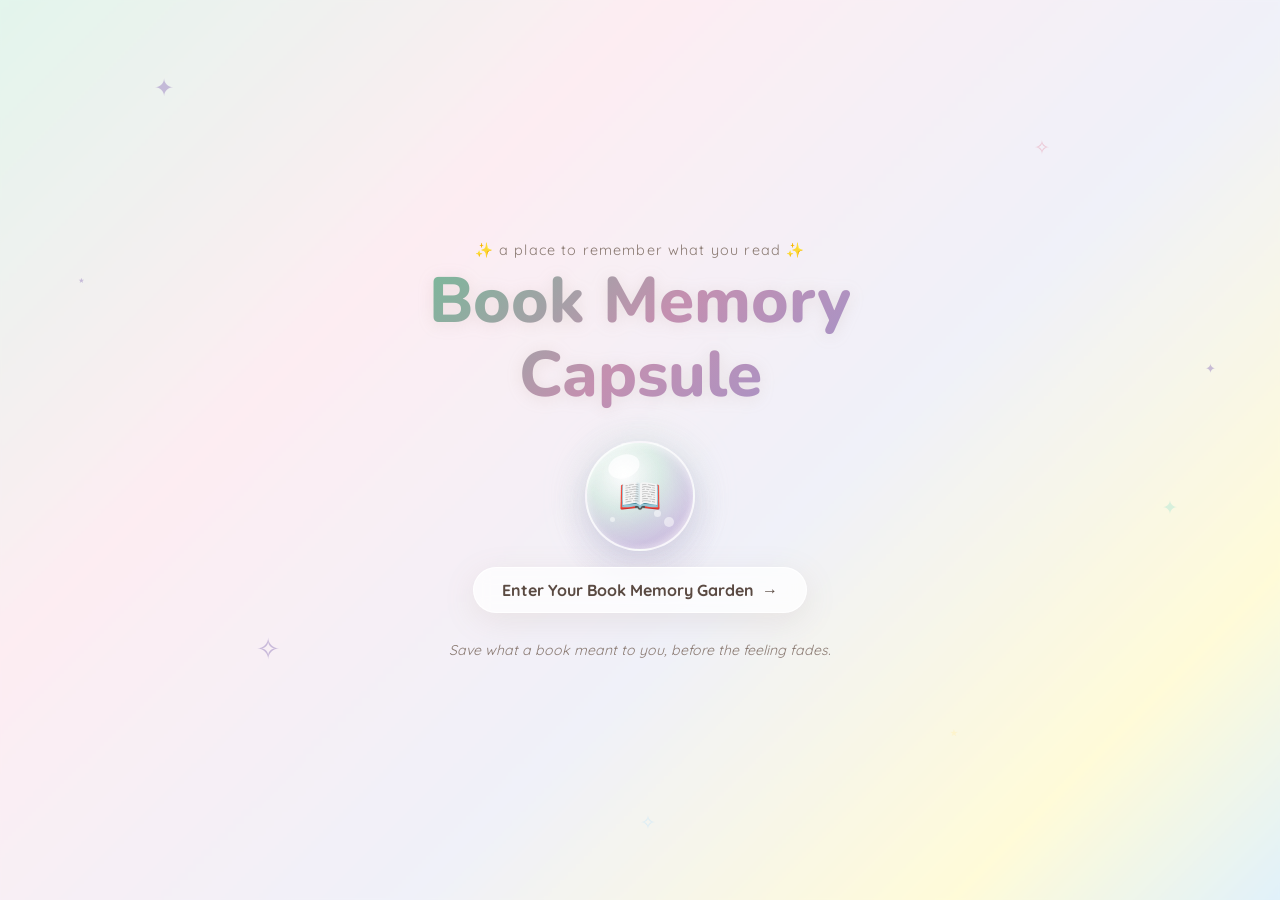
<file: index.html>
<!DOCTYPE html>
<html lang="en">
<head>
  <meta charset="UTF-8" />
  <meta name="viewport" content="width=device-width, initial-scale=1.0"/>
  <title>Book Memory Capsule</title>
  <link rel="stylesheet" href="style.css" />
  <link href="https://fonts.googleapis.com/css2?family=Nunito:wght@400;600;700;800&family=Quicksand:wght@400;500;600;700&display=swap" rel="stylesheet"/>
</head>
<body class="landing-page">

  <!-- Video Background -->
  <div class="video-bg-wrapper">
    <video src="video.mp4" autoplay muted loop playsinline class="bg-video"></video>
    <div class="video-fallback"></div>
    <div class="video-overlay"></div>
  </div>

  <!-- Floating sparkles -->
  <div class="sparkles">
    <span class="sparkle s1">✦</span>
    <span class="sparkle s2">✧</span>
    <span class="sparkle s3">⋆</span>
    <span class="sparkle s4">✦</span>
    <span class="sparkle s5">✧</span>
    <span class="sparkle s6">⋆</span>
    <span class="sparkle s7">✦</span>
    <span class="sparkle s8">✧</span>
  </div>

  <!-- Center Content -->
  <div class="landing-center">
    <div class="landing-title-wrap">
      <p class="landing-subtitle-top">✨ a place to remember what you read ✨</p>
      <h1 class="landing-title">Book Memory<br/>Capsule</h1>
    </div>

    <!-- Capsule Button -->
    <div class="capsule-btn-wrap" onclick="window.location.href='content.html'">
      <div class="capsule-glow-ring"></div>
      <div class="capsule-outer">
        <div class="capsule-glass">
          <div class="capsule-shine"></div>
          <div class="capsule-inner-paper">
            <div class="capsule-scroll-icon">📖</div>
          </div>
          <div class="capsule-bubble b1"></div>
          <div class="capsule-bubble b2"></div>
          <div class="capsule-bubble b3"></div>
        </div>
      </div>
      <div class="capsule-btn-label">
        <span>Enter Your Book Memory Garden</span>
        <span class="capsule-btn-arrow">→</span>
      </div>
    </div>

    <p class="landing-tagline">Save what a book meant to you, before the feeling fades.</p>
  </div>

</body>
</html>
</file>
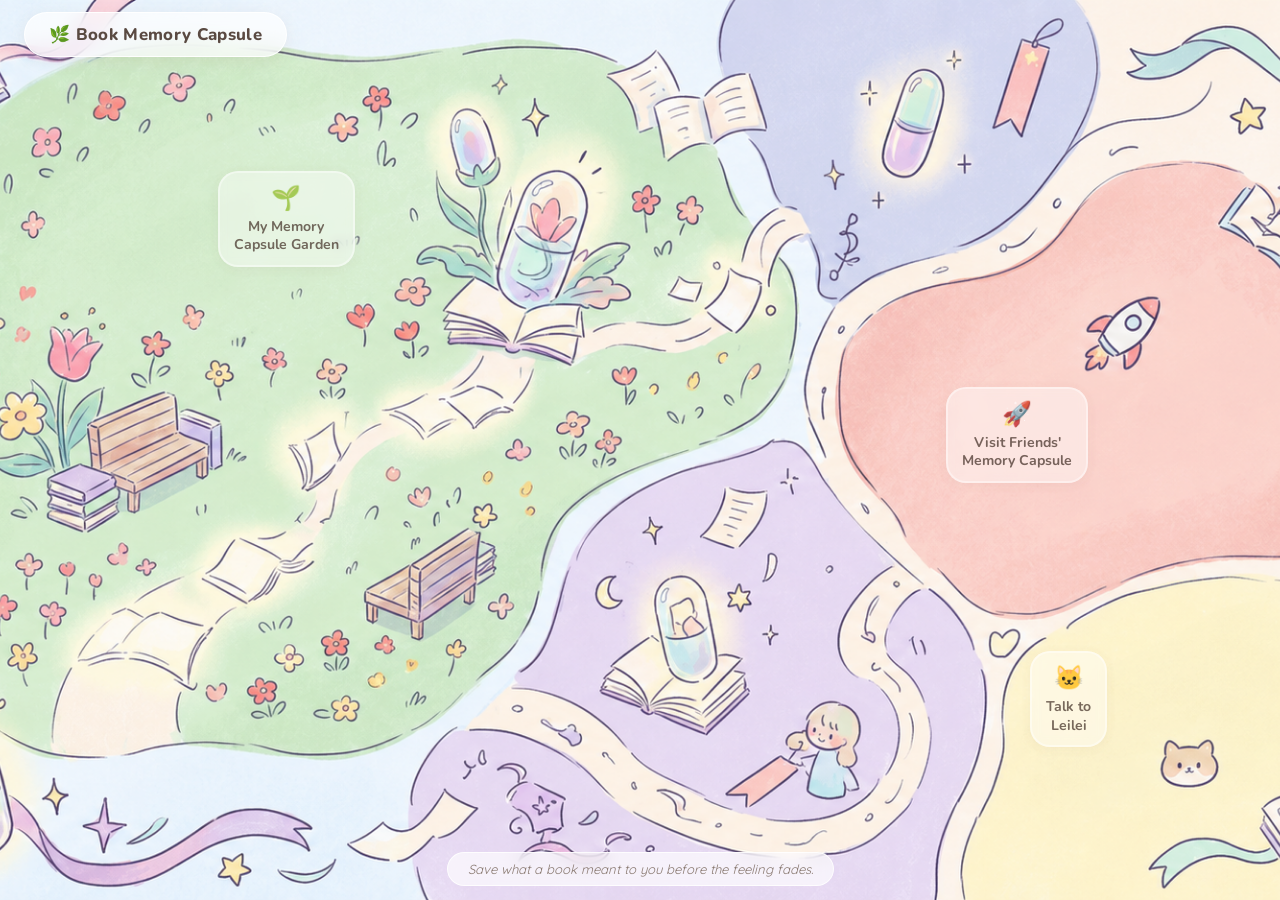
<file: content.html>
<!DOCTYPE html>
<html lang="en">
<head>
  <meta charset="UTF-8" />
  <meta name="viewport" content="width=device-width, initial-scale=1.0"/>
  <title>Book Memory Capsule – Garden Map</title>
  <link rel="stylesheet" href="style.css" />
  <link href="https://fonts.googleapis.com/css2?family=Nunito:wght@400;600;700;800&family=Quicksand:wght@400;500;600;700&display=swap" rel="stylesheet"/>
</head>
<body class="map-page">

  <!-- ═══ MAP VIEW ═══ -->
  <div id="view-map" class="view active">
    <div class="map-bg" style="background-image:url('map.png')"></div>
    <div class="map-overlay-light"></div>

    <header class="map-header">
      <div class="map-header-inner">
        <span class="map-logo">🌿 Book Memory Capsule</span>
      </div>
    </header>

    <!-- Clickable Regions -->
    <!-- Green Garden (upper-left) -->
    <div class="map-region region-garden" onclick="showView('garden')" title="My Memory Capsule Garden">
      <div class="region-label">
        <span class="region-icon">🌱</span>
        <span>My Memory<br/>Capsule Garden</span>
      </div>
    </div>

    <!-- Pink area (right) -->
    <div class="map-region region-friends" onclick="showComingSoon()" title="Visit Friends' Memory Capsule">
      <div class="region-label">
        <span class="region-icon">🚀</span>
        <span>Visit Friends'<br/>Memory Capsule</span>
      </div>
    </div>

    <!-- Yellow area (bottom-right) – Talk to Leilei -->
    <div class="map-region region-leilei" onclick="showView('leilei')" title="Talk to Leilei">
      <div class="region-label">
        <span class="region-icon">🐱</span>
        <span>Talk to<br/>Leilei</span>
      </div>
    </div>

    <footer class="map-footer">
      <p>Save what a book meant to you before the feeling fades.</p>
    </footer>
  </div>

  <!-- ═══ GARDEN VIEW ═══ -->
  <div id="view-garden" class="view">
    <div class="garden-bg"></div>

    <div class="view-header">
      <button class="back-btn" onclick="showView('map')">← Back to Map</button>
      <h2 class="view-title">🌸 My Memory Capsule Garden</h2>
      <button class="new-memory-btn" onclick="showForm()">＋ Write a New Memory</button>
    </div>

    <div id="garden-content" class="garden-content">
      <!-- capsules rendered by JS -->
    </div>

    <!-- Paper unfold overlay -->
    <div id="paper-modal" class="paper-modal hidden">
      <div class="paper-backdrop" onclick="closePaper()"></div>
      <div class="paper-wrap">
        <div class="paper-sheet">
          <div class="paper-texture"></div>
          <div class="paper-inner" id="paper-inner-content"></div>
          <div class="paper-actions">
            <button class="paper-btn copy-btn" onclick="copyReflection()">📋 Copy</button>
            <button class="paper-btn delete-btn" onclick="deleteCurrentCapsule()">🗑 Delete</button>
            <button class="paper-btn close-paper-btn" onclick="closePaper()">Close ✕</button>
          </div>
        </div>
      </div>
    </div>

    <!-- New Memory Form -->
    <div id="form-modal" class="paper-modal hidden">
      <div class="paper-backdrop" onclick="closeForm()"></div>
      <div class="paper-wrap">
        <div class="paper-sheet form-sheet">
          <div class="paper-texture"></div>
          <h3 class="form-title">✨ Create a New Book Memory Capsule</h3>
          <div class="form-fields">
            <label>Book Title <span class="required">*</span>
              <input id="f-title" type="text" placeholder="e.g. The Little Prince" class="diary-input"/>
            </label>
            <label>What I Thought
              <textarea id="f-thought" placeholder="What stayed with you most after reading it?" class="diary-input diary-textarea"></textarea>
            </label>
            <label>What I Felt
              <textarea id="f-felt" placeholder="What emotions did this book bring out in you?" class="diary-input diary-textarea"></textarea>
            </label>
            <label>What Was Good / Not So Good
              <textarea id="f-good" placeholder="What did you enjoy or didn't enjoy about this book?" class="diary-input diary-textarea"></textarea>
            </label>
            <label>Favorite Character(s) or Moment
              <textarea id="f-favorite" placeholder="A character, scene, or line that you can't forget?" class="diary-input diary-textarea"></textarea>
            </label>
            <label>How Much I Liked This Book
              <div class="star-row" id="form-stars">
                <span class="star" data-val="1">★</span>
                <span class="star" data-val="2">★</span>
                <span class="star" data-val="3">★</span>
                <span class="star" data-val="4">★</span>
                <span class="star" data-val="5">★</span>
              </div>
            </label>
          </div>
          <div class="form-actions">
            <button class="seal-btn" onclick="sealMemory()">💊 Seal This Memory</button>
            <button class="cancel-btn" onclick="closeForm()">Cancel</button>
          </div>
        </div>
      </div>
    </div>

    <!-- Success toast -->
    <div id="success-toast" class="success-toast hidden">
      🌱 Your book memory has been planted in the garden.
    </div>
  </div>

  <!-- ═══ LEILEI CHAT VIEW ═══ -->
  <div id="view-leilei" class="view">
    <div class="leilei-bg"></div>
    <div class="view-header leilei-header">
      <button class="back-btn" onclick="showView('map')">← Back to Map</button>
      <div class="leilei-title-wrap">
        <h2 class="view-title">🐾 Talk to Leilei</h2>
        <p class="leilei-subtitle">Let Leilei ask gentle questions and help you turn your thoughts into a memory capsule.</p>
      </div>
    </div>
    <div class="leilei-wrap">
      <iframe id="leilei-iframe" src="leilei-chat.html" class="leilei-iframe" frameborder="0" scrolling="yes" title="Talk to Leilei"></iframe>
    </div>
  </div>

  <!-- ═══ COMING SOON MODAL ═══ -->
  <div id="coming-soon-modal" class="paper-modal hidden">
    <div class="paper-backdrop" onclick="closeComingSoon()"></div>
    <div class="paper-wrap small-wrap">
      <div class="paper-sheet">
        <div class="paper-texture"></div>
        <div class="coming-soon-inner">
          <div class="coming-soon-icon">🚀</div>
          <h3>Visit Friends' Memory Capsule</h3>
          <div class="coming-soon-badge">Coming Soon</div>
          <p>In the future, you will be able to visit other readers' memory gardens and explore the reflections they choose to share.</p>
          <button class="seal-btn" onclick="closeComingSoon()">Close ✕</button>
        </div>
      </div>
    </div>
  </div>

  <!-- ═══ CUSTOM CONFIRM MODAL ═══ -->
  <div id="confirm-modal" class="paper-modal hidden">
    <div class="paper-backdrop"></div>
    <div class="paper-wrap small-wrap">
      <div class="paper-sheet">
        <div class="paper-texture"></div>
        <div class="coming-soon-inner">
          <div class="coming-soon-icon">🗑</div>
          <p id="confirm-message" style="color:#5a4a42;line-height:1.6;"></p>
          <div style="display:flex;gap:12px;margin-top:8px;">
            <button class="seal-btn" id="confirm-yes" style="background:linear-gradient(135deg,#e07070,#c05050);">Delete</button>
            <button class="cancel-btn" id="confirm-no">Cancel</button>
          </div>
        </div>
      </div>
    </div>
  </div>

  <script src="script.js"></script>
</body>
</html>
</file>
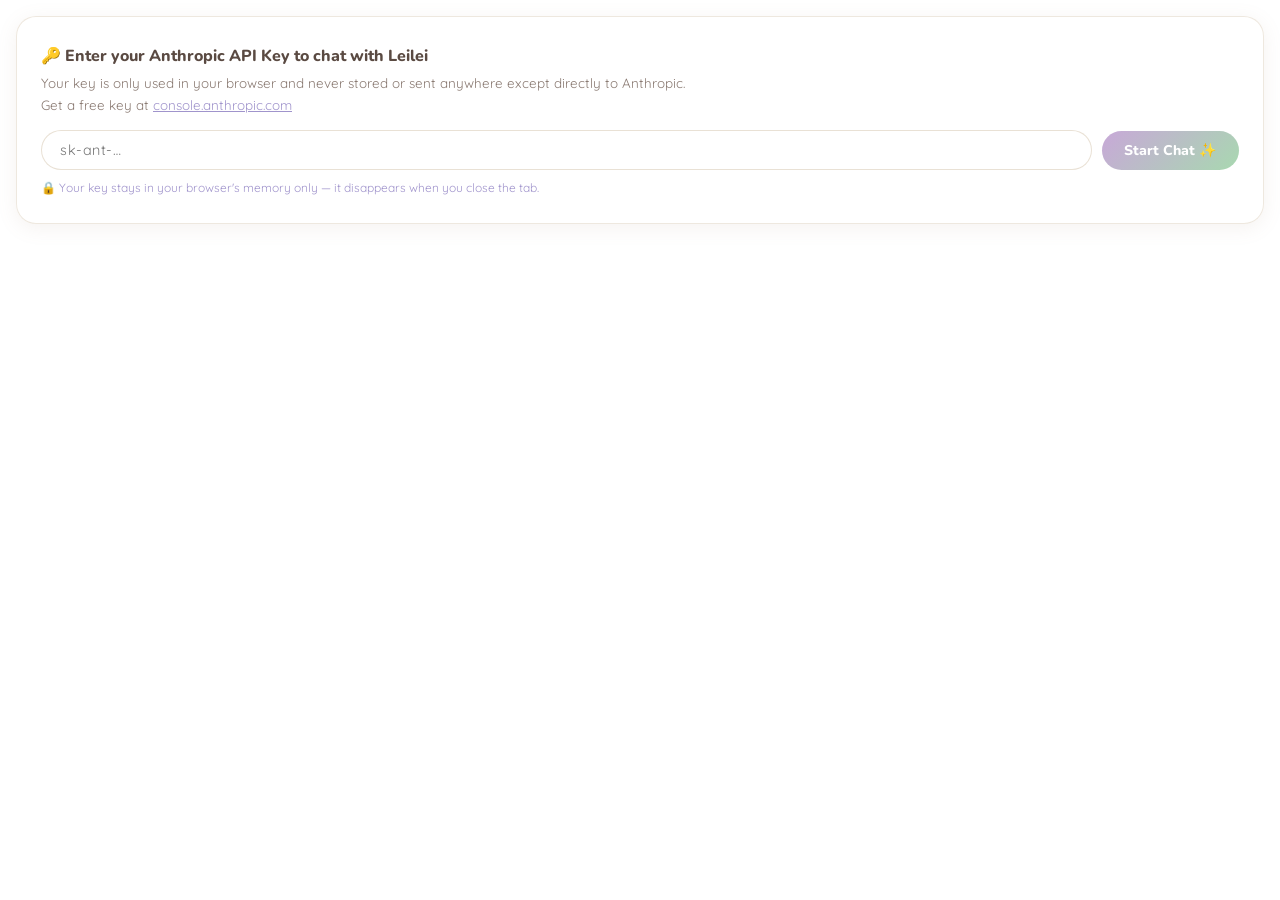
<file: leilei-chat.html>
<!DOCTYPE html>
<html lang="en">
<head>
  <meta charset="UTF-8"/>
  <title>Talk to Leilei</title>
  <link href="https://fonts.googleapis.com/css2?family=Nunito:wght@400;700;800&family=Quicksand:wght@400;600;700&display=swap" rel="stylesheet"/>
  <style>
    * { box-sizing: border-box; margin: 0; padding: 0; }
    body { font-family: 'Quicksand', sans-serif; background: transparent; padding: 16px; }

    /* ── API Key Gate ── */
    #api-key-gate {
      background: rgba(255,255,255,0.82);
      border: 1.5px solid rgba(200,180,150,0.3);
      border-radius: 20px;
      padding: 28px 24px;
      margin-bottom: 8px;
      box-shadow: 0 4px 20px rgba(160,130,109,0.1);
    }
    .gate-title { font-family: 'Nunito', sans-serif; font-weight: 800; font-size: 1rem; color: #5a4a42; margin-bottom: 6px; }
    .gate-desc { font-size: 0.84rem; color: #8a7a72; line-height: 1.6; margin-bottom: 14px; }
    .gate-desc a { color: #a094cc; }
    .gate-input-row { display: flex; gap: 10px; align-items: center; }
    .key-input {
      flex: 1;
      border: 1.5px solid rgba(200,180,150,0.4);
      border-radius: 50px;
      padding: 10px 18px;
      font-family: 'Quicksand', sans-serif;
      font-size: 0.9rem;
      background: rgba(255,255,255,0.9);
      color: #5a4a42;
      letter-spacing: 0.04em;
    }
    .key-input:focus { outline: none; border-color: rgba(168,148,200,0.6); }
    .key-submit-btn {
      background: linear-gradient(135deg, #c8a8d8, #a8d8b0);
      border: none; border-radius: 50px;
      padding: 10px 22px;
      font-family: 'Nunito', sans-serif;
      font-size: 0.88rem; font-weight: 800;
      color: white; cursor: pointer;
      white-space: nowrap;
      transition: opacity 0.2s;
    }
    .key-submit-btn:hover { opacity: 0.88; }
    .gate-note { font-size: 0.75rem; color: #a094cc; margin-top: 10px; }
    .key-error { font-size: 0.8rem; color: #e07070; margin-top: 8px; display: none; }

    /* ── Chat UI ── */
    #chat-ui { display: none; }
    #chat-window { display: flex; flex-direction: column; gap: 14px; padding: 4px 0 8px; }

    .chat-bubble { max-width: 82%; padding: 13px 17px; border-radius: 20px; font-size: 0.95rem; line-height: 1.6; animation: bubble-in 0.3s ease; }
    @keyframes bubble-in { from { opacity:0; transform: translateY(8px) scale(0.96); } to { opacity:1; transform: translateY(0) scale(1); } }
    .bubble-leilei { background: rgba(255,255,255,0.88); border: 1.5px solid rgba(200,180,160,0.22); border-radius: 20px 20px 20px 4px; box-shadow: 0 4px 14px rgba(160,130,109,0.1); align-self: flex-start; }
    .bubble-leilei::before { content: '🐱 Leilei'; display: block; font-size: 0.74rem; font-weight: 700; color: #a094cc; margin-bottom: 4px; font-family: 'Nunito', sans-serif; }
    .bubble-user { background: linear-gradient(135deg, rgba(168,148,200,0.18), rgba(200,236,216,0.22)); border: 1.5px solid rgba(168,148,200,0.18); border-radius: 20px 20px 4px 20px; align-self: flex-end; color: #5a4a42; }

    .typing-indicator { display: flex; align-items: center; gap: 5px; padding: 14px 18px !important; }
    .typing-indicator span { width: 7px; height: 7px; background: #a094cc; border-radius: 50%; opacity: 0.5; animation: bounce 1.2s ease-in-out infinite; }
    .typing-indicator span:nth-child(2) { animation-delay: 0.2s; }
    .typing-indicator span:nth-child(3) { animation-delay: 0.4s; }
    @keyframes bounce { 0%,80%,100% { transform:translateY(0); opacity:0.4; } 40% { transform:translateY(-6px); opacity:1; } }

    .chat-input-area { display: flex; gap: 10px; align-items: flex-end; margin-top: 12px; }
    .hidden { display: none !important; }
    .chat-textarea { flex:1; border: 1.5px solid rgba(200,180,150,0.4); border-radius: 16px; padding: 11px 15px; font-family: 'Quicksand', sans-serif; font-size: 0.95rem; background: rgba(255,255,255,0.78); color: #5a4a42; resize: none; transition: border-color 0.2s; }
    .chat-textarea:focus { outline: none; border-color: rgba(168,148,200,0.6); }
    .chat-send-btn { background: linear-gradient(135deg, #c8a8d8, #a8d8b0); border: none; border-radius: 50px; padding: 11px 20px; font-family: 'Nunito', sans-serif; font-size: 0.88rem; font-weight: 800; color: white; cursor: pointer; white-space: nowrap; }

    .chat-options-area { display: flex; gap: 10px; flex-wrap: wrap; margin-top: 12px; }
    .option-btn { background: rgba(255,255,255,0.85); border: 1.5px solid rgba(200,180,150,0.35); border-radius: 50px; padding: 10px 20px; font-family: 'Nunito', sans-serif; font-size: 0.9rem; font-weight: 700; color: #5a4a42; cursor: pointer; transition: all 0.2s; }
    .option-btn:hover { background: white; border-color: rgba(168,148,200,0.5); transform: translateY(-2px); }

    .chat-stars-area { margin-top: 12px; background: rgba(255,255,255,0.7); border-radius: 16px; padding: 16px 20px; border: 1.5px solid rgba(200,180,150,0.25); }
    .chat-stars-label { font-weight: 700; font-size: 0.95rem; color: #5a4a42; margin-bottom: 8px; }
    .star-row { display: flex; gap: 6px; }
    .star { font-size: 2rem; color: #ddd; cursor: pointer; transition: color 0.15s, transform 0.15s; line-height: 1; }
    .star.active, .star:hover { color: #f4a261; transform: scale(1.2); }

    .reflection-preview { margin-top: 16px; }
    .paper-sheet { background: repeating-linear-gradient(transparent, transparent 27px, rgba(180,160,140,0.12) 28px), linear-gradient(160deg, #fdf8f0 0%, #faf3e6 100%); border-radius: 16px; box-shadow: 0 16px 48px rgba(160,130,109,0.18); border: 1.5px solid rgba(200,180,150,0.3); padding: 28px 30px 22px; }
    .paper-book-title { font-size: 1.2rem; font-weight: 800; color: #a0826d; margin-bottom: 14px; font-family: 'Nunito', sans-serif; }
    .paper-section { margin-bottom: 12px; }
    .paper-section-label { font-size: 0.74rem; font-weight: 700; color: #e8a0b4; text-transform: uppercase; letter-spacing: 0.08em; margin-bottom: 3px; font-family: 'Nunito', sans-serif; }
    .paper-section-text { font-size: 0.93rem; color: #5a4a42; line-height: 1.6; }
    .paper-stars-display { font-size: 1.1rem; color: #f4a261; letter-spacing: 2px; }
    .paper-actions { display: flex; gap: 10px; margin-top: 20px; flex-wrap: wrap; }
    .seal-btn { background: linear-gradient(135deg, #a8d8b0, #c8a8d8); border: none; border-radius: 50px; padding: 11px 22px; font-family: 'Nunito', sans-serif; font-size: 0.9rem; font-weight: 800; color: white; cursor: pointer; box-shadow: 0 4px 16px rgba(168,148,200,0.3); }
    .cancel-btn { background: rgba(255,255,255,0.7); border: 1.5px solid rgba(200,180,150,0.35); border-radius: 50px; padding: 11px 18px; font-family: 'Nunito', sans-serif; font-size: 0.9rem; font-weight: 700; color: #8a7a72; cursor: pointer; }

    .claude-link-wrap { text-align: center; margin-top: 14px; display: flex; flex-direction: column; align-items: center; gap: 6px; }
    .claude-link-btn { display: inline-block; background: rgba(255,255,255,0.8); border: 1.5px solid rgba(168,148,200,0.35); border-radius: 50px; padding: 10px 22px; font-family: 'Nunito', sans-serif; font-size: 0.88rem; font-weight: 700; color: #a094cc; text-decoration: none; }
    .claude-note { font-size: 0.76rem; color: #8a7a72; font-style: italic; }

    ::-webkit-scrollbar { width: 5px; }
    ::-webkit-scrollbar-thumb { background: rgba(168,148,200,0.3); border-radius: 3px; }
  </style>
</head>
<body>

  <!-- ── Step 1: API Key Gate ── -->
  <div id="api-key-gate">
    <div class="gate-title">🔑 Enter your Anthropic API Key to chat with Leilei</div>
    <div class="gate-desc">
      Your key is only used in your browser and never stored or sent anywhere except directly to Anthropic.<br/>
      Get a free key at <a href="https://console.anthropic.com" target="_blank">console.anthropic.com</a>
    </div>
    <div class="gate-input-row">
      <input id="api-key-input" class="key-input" type="password" placeholder="sk-ant-…" autocomplete="off"/>
      <button class="key-submit-btn" onclick="submitKey()">Start Chat ✨</button>
    </div>
    <div id="key-error" class="key-error">That key doesn't look right. Please check and try again.</div>
    <div class="gate-note">🔒 Your key stays in your browser's memory only — it disappears when you close the tab.</div>
  </div>

  <!-- ── Step 2: Chat UI (hidden until key entered) ── -->
  <div id="chat-ui">
    <div id="chat-window"></div>

    <div id="chat-input-area" class="chat-input-area hidden">
      <textarea id="chat-input" class="chat-textarea" placeholder="Type your answer here…" rows="2"></textarea>
      <button class="chat-send-btn" onclick="sendChatAnswer()">Send ✉️</button>
    </div>

    <div id="chat-options-area" class="chat-options-area hidden"></div>

    <div id="chat-stars-area" class="chat-stars-area hidden">
      <div class="chat-stars-label">How much did you like this book?</div>
      <div class="star-row" id="chat-stars">
        <span class="star" data-val="1">★</span>
        <span class="star" data-val="2">★</span>
        <span class="star" data-val="3">★</span>
        <span class="star" data-val="4">★</span>
        <span class="star" data-val="5">★</span>
      </div>
    </div>

    <div id="reflection-preview" class="reflection-preview hidden">
      <div class="paper-sheet">
        <div id="preview-content"></div>
        <div class="paper-actions">
          <button class="seal-btn" onclick="sealFromChat()">🌱 Seal into My Garden</button>
          <button class="cancel-btn" onclick="resetChat()">Start Over</button>
        </div>
      </div>
      <div class="claude-link-wrap">
        <a href="https://claude.ai/" target="_blank" class="claude-link-btn">🤖 Open Claude for Deeper Reflection</a>
        <p class="claude-note">Optional: continue your reflection in Claude.</p>
      </div>
    </div>
  </div>

<script>
// ── State ─────────────────────────────
let API_KEY = '';
let chatHistory = [];
let chatStarRating = 0;
let chatCollectedData = {};

const STORAGE_KEY = 'bookMemoryCapsules';
function loadCapsules() { try { return JSON.parse(localStorage.getItem(STORAGE_KEY)) || []; } catch { return []; } }
function saveCapsules(c) { localStorage.setItem(STORAGE_KEY, JSON.stringify(c)); }

// ── API Key gate ──────────────────────
// Check sessionStorage on load — skip gate if key already saved
(function() {
  const saved = sessionStorage.getItem('leilei_api_key');
  if (saved) {
    API_KEY = saved;
    document.getElementById('api-key-gate').style.display = 'none';
    document.getElementById('chat-ui').style.display = 'block';
    // initChat called after DOM ready, see bottom
  }
})();

function submitKey() {
  const val = document.getElementById('api-key-input').value.trim();
  if (!val.startsWith('sk-ant-') || val.length < 20) {
    document.getElementById('key-error').style.display = 'block';
    return;
  }
  API_KEY = val;
  sessionStorage.setItem('leilei_api_key', val);
  document.getElementById('api-key-gate').style.display = 'none';
  document.getElementById('chat-ui').style.display = 'block';
  initChat();
}

document.getElementById('api-key-input').addEventListener('keydown', e => {
  if (e.key === 'Enter') submitKey();
});

// ── Leilei system prompt ──────────────
const LEILEI_SYSTEM = `You are Leilei, a warm, curious, and deeply empathetic reading companion. Your personality: gentle, playful, occasionally poetic, genuinely interested in the reader's inner world. You speak like a close friend who loves books.

Your job: have a NATURAL, FLOWING conversation to help the reader reflect on a book they just read. Do NOT follow a rigid script. React genuinely to what they say.

Rules:
- Always respond warmly to whatever the user says, even short answers like "hmm" or "idk". Treat every answer as meaningful.
- If an answer is vague or short, gently probe deeper with a specific open follow-up. Never repeat the same question.
- Show genuine emotion: "Oh that gives me chills!", "I love that!", "Hmm, I hadn't thought of it that way..."
- Keep responses SHORT (2-4 sentences max). This is a chat, not an essay.
- After 5-7 meaningful exchanges (once you know the book title and at least 2 good reflections), naturally wrap up. Say something like "I think I have enough to weave your memory capsule now 🌸 Let me put it together..." then output a JSON block.

The JSON must be the LAST thing in your message, formatted EXACTLY like this with no markdown fences:
CAPSULE_JSON:{"title":"...","thought":"...","felt":"...","good":"...","favorite":"..."}

Rules for JSON fields:
- title: the book title
- thought: synthesize what the user thought about the book in first person (2-3 sentences)
- felt: what emotions the book brought out in them
- good: what was good or not so good about the book
- favorite: their favorite character(s) or moment

Do NOT output the JSON until you have enough content. Keep chatting until then.`;

// ── Chat logic ────────────────────────
function initChat() {
  chatHistory = []; chatCollectedData = {}; chatStarRating = 0;
  document.getElementById('chat-window').innerHTML = '';
  ['chat-input-area','chat-options-area','chat-stars-area','reflection-preview'].forEach(id =>
    document.getElementById(id).classList.add('hidden'));

  setTimeout(() => addLeilaiBubble("Hi there~ 🌿 I'm Leilei, your little reading companion."), 200);
  setTimeout(() => {
    addLeilaiBubble("Did you just finish a book, or do you want to revisit a memory from something you read before?");
    showOptions([
      { label: '📖 I just finished a book!', action: () => startAIChat('new') },
      { label: '🌱 I want to add to an old memory', action: () => startAIChat('revisit') }
    ]);
  }, 900);
}

function resetChat() { initChat(); }

function startAIChat(mode) {
  hideOptions();
  const firstMsg = mode === 'new'
    ? "I just finished a book and want to reflect on it!"
    : "I want to revisit a book memory I already have.";
  chatHistory.push({ role: 'user', content: firstMsg });
  callLeilei();
}

async function callLeilei() {
  showTypingIndicator();
  try {
    const res = await fetch('https://api.anthropic.com/v1/messages', {
      method: 'POST',
      headers: {
        'Content-Type': 'application/json',
        'x-api-key': API_KEY,
        'anthropic-version': '2023-06-01',
        'anthropic-dangerous-direct-browser-access': 'true'
      },
      body: JSON.stringify({
        model: 'claude-sonnet-4-6',
        max_tokens: 1000,
        system: LEILEI_SYSTEM,
        messages: chatHistory
      })
    });

    if (!res.ok) {
      const err = await res.json().catch(() => ({}));
      throw new Error(err.error?.message || `HTTP ${res.status}`);
    }

    const data = await res.json();
    removeTypingIndicator();
    const fullText = (data.content || []).filter(b => b.type === 'text').map(b => b.text).join('');

    const jsonMarker = 'CAPSULE_JSON:';
    const jsonIdx = fullText.indexOf(jsonMarker);

    if (jsonIdx !== -1) {
      const visibleText = fullText.slice(0, jsonIdx).trim();
      const jsonStr = fullText.slice(jsonIdx + jsonMarker.length).trim();
      if (visibleText) addLeilaiBubble(visibleText);
      chatHistory.push({ role: 'assistant', content: fullText });
      try { chatCollectedData = JSON.parse(jsonStr); }
      catch { chatCollectedData = { title: 'My Book', thought: '', question: '', matter: '' }; }
      setTimeout(askForStarRating, 600);
    } else {
      addLeilaiBubble(fullText);
      chatHistory.push({ role: 'assistant', content: fullText });
      showChatInput();
    }
  } catch (err) {
    removeTypingIndicator();
    addLeilaiBubble(`Hmm, something went wrong 🌿 (${err.message}) — please try again.`);
    showChatInput();
  }
}

function sendChatAnswer() {
  const input = document.getElementById('chat-input');
  const text = input.value.trim();
  if (!text) return;
  addUserBubble(text); input.value = ''; hideChatInput();
  chatHistory.push({ role: 'user', content: text });
  callLeilei();
}

function askForStarRating() {
  addLeilaiBubble("One last thing — how many stars would you give this book? ✨");
  updateChatStars(0);
  document.getElementById('chat-stars-area').classList.remove('hidden');
  scrollBottom();
}

function confirmStarRating() {
  if (chatStarRating === 0) { alert('Please pick at least one star ⭐'); return; }
  addUserBubble('★'.repeat(chatStarRating) + '☆'.repeat(5 - chatStarRating));
  document.getElementById('chat-stars-area').classList.add('hidden');
  generateReflectionPreview();
}

function generateReflectionPreview() {
  const d = chatCollectedData;
  const stars = '★'.repeat(chatStarRating) + '☆'.repeat(5 - chatStarRating);
  document.getElementById('preview-content').innerHTML = `
    <div class="paper-book-title">📖 ${esc(d.title || 'My Book')}</div>
    ${d.thought  ? `<div class="paper-section"><div class="paper-section-label">What I Thought</div><div class="paper-section-text">${esc(d.thought)}</div></div>` : ''}
    ${d.question ? `<div class="paper-section"><div class="paper-section-label">The Question It Left Me With</div><div class="paper-section-text">${esc(d.question)}</div></div>` : ''}
    ${d.matter   ? `<div class="paper-section"><div class="paper-section-label">Why It Mattered</div><div class="paper-section-text">${esc(d.matter)}</div></div>` : ''}
    <div class="paper-section"><div class="paper-section-label">How Much I Liked This Book</div><div class="paper-stars-display">${stars}</div></div>`;
  document.getElementById('reflection-preview').classList.remove('hidden');
  addLeilaiBubble("Here's your memory capsule ✨ Does it feel right?");
  scrollBottom();
}

function sealFromChat() {
  const d = chatCollectedData;
  const capsule = { title: d.title || 'My Book', thought: d.thought || '',
    felt: d.felt || '', good: d.good || '', favorite: d.favorite || '',
    stars: chatStarRating, createdAt: Date.now() };
  const capsules = loadCapsules();
  capsules.unshift(capsule);
  saveCapsules(capsules);
  document.getElementById('reflection-preview').classList.add('hidden');
  addLeilaiBubble("🌱 Your memory capsule has been planted in the garden! Go visit it anytime~");
  scrollBottom();
  setTimeout(() => showOptions([
    { label: '🌸 Go to My Garden', action: () => window.parent.postMessage({ action: 'showView', view: 'garden' }, '*') },
    { label: '📖 Reflect on another book', action: resetChat }
  ]), 600);
}

// ── UI helpers ────────────────────────
function showTypingIndicator() {
  const el = document.createElement('div');
  el.className = 'chat-bubble bubble-leilei typing-indicator'; el.id = 'typing-indicator';
  el.innerHTML = '<span></span><span></span><span></span>';
  document.getElementById('chat-window').appendChild(el); scrollBottom();
}
function removeTypingIndicator() { const el = document.getElementById('typing-indicator'); if (el) el.remove(); }
function addLeilaiBubble(text) {
  const el = document.createElement('div'); el.className = 'chat-bubble bubble-leilei'; el.textContent = text;
  document.getElementById('chat-window').appendChild(el); scrollBottom();
}
function addUserBubble(text) {
  const el = document.createElement('div'); el.className = 'chat-bubble bubble-user'; el.textContent = text;
  document.getElementById('chat-window').appendChild(el); scrollBottom();
}
function showOptions(opts) {
  const area = document.getElementById('chat-options-area'); area.innerHTML = '';
  opts.forEach(opt => {
    const btn = document.createElement('button'); btn.className = 'option-btn'; btn.textContent = opt.label;
    btn.addEventListener('click', () => { addUserBubble(opt.label); hideOptions(); opt.action(); });
    area.appendChild(btn);
  });
  area.classList.remove('hidden');
}
function hideOptions() { const a = document.getElementById('chat-options-area'); a.classList.add('hidden'); a.innerHTML = ''; }
function showChatInput() { document.getElementById('chat-input-area').classList.remove('hidden'); setTimeout(() => document.getElementById('chat-input').focus(), 100); }
function hideChatInput() { document.getElementById('chat-input-area').classList.add('hidden'); }
function updateChatStars(val) {
  chatStarRating = val;
  document.querySelectorAll('#chat-stars .star').forEach((s, i) => s.classList.toggle('active', i < val));
}
function scrollBottom() { setTimeout(() => window.scrollTo(0, document.body.scrollHeight), 100); }
function esc(str) { return String(str).replace(/&/g,'&amp;').replace(/</g,'&lt;').replace(/>/g,'&gt;').replace(/"/g,'&quot;'); }

// ── Event listeners ───────────────────
document.querySelectorAll('#chat-stars .star').forEach(s => {
  s.addEventListener('click', () => { updateChatStars(+s.dataset.val); setTimeout(confirmStarRating, 300); });
  s.addEventListener('mouseenter', () => document.querySelectorAll('#chat-stars .star').forEach((st,i) => st.classList.toggle('active', i < +s.dataset.val)));
  s.addEventListener('mouseleave', () => updateChatStars(chatStarRating));
});
document.getElementById('chat-input').addEventListener('keydown', e => {
  if (e.key === 'Enter' && !e.shiftKey) { e.preventDefault(); sendChatAnswer(); }
});

// Auto-start chat if key was already in sessionStorage
if (API_KEY) initChat();
</script>
</body>
</html>
</file>
<file: style.css>
/* ═══════════════════════════════════════
   BOOK MEMORY CAPSULE – style.css
   Dreamy pastel storybook aesthetic
═══════════════════════════════════════ */

:root {
  --mint:     #c8ecd8;
  --blush:    #f7d6e0;
  --lavender: #ddd6f3;
  --yellow:   #fef3c7;
  --blue:     #d1eaf8;
  --cream:    #fdf8f0;
  --cream2:   #faf3e8;
  --brown:    #a0826d;
  --text:     #5a4a42;
  --text-soft:#8a7a72;
  --green-dk: #7ab89a;
  --pink-dk:  #e8a0b4;
  --purple-dk:#a094cc;
  --radius:   20px;
  --shadow:   0 8px 32px rgba(160,130,109,0.13);
  --shadow-lg:0 16px 48px rgba(160,130,109,0.18);
}

*, *::before, *::after { box-sizing: border-box; margin: 0; padding: 0; }

body {
  font-family: 'Nunito', 'Quicksand', sans-serif;
  color: var(--text);
  min-height: 100vh;
  overflow-x: hidden;
}

/* ─── LANDING PAGE ─────────────────── */
.landing-page {
  background: linear-gradient(135deg, #e8f5ee 0%, #fce4ec 35%, #e8eaf6 70%, #fff9e6 100%);
  min-height: 100vh;
  display: flex;
  align-items: center;
  justify-content: center;
  position: relative;
  overflow: hidden;
}

.video-bg-wrapper {
  position: fixed;
  inset: 0;
  z-index: 0;
}

.bg-video {
  width: 100%; height: 100%;
  object-fit: cover;
}

.video-fallback {
  position: absolute; inset: 0;
  background: linear-gradient(135deg,
    #d4f0e2 0%, #fce4ec 30%, #e8eaf6 60%, #fff9c4 85%, #d1eaf8 100%);
  z-index: -1;
}

.video-overlay {
  position: absolute; inset: 0;
  background: rgba(255,255,255,0.35);
  backdrop-filter: blur(1px);
}

/* Sparkles */
.sparkles { position: fixed; inset: 0; pointer-events: none; z-index: 1; }
.sparkle {
  position: absolute;
  font-size: 1.2rem;
  color: rgba(168,148,200,0.6);
  animation: sparkle-float 4s ease-in-out infinite;
}
.s1 { top:8%;  left:12%; animation-delay:0s;    font-size:1.5rem; }
.s2 { top:15%; right:18%;animation-delay:0.8s;  color:rgba(232,160,180,0.5); }
.s3 { top:30%; left:6%;  animation-delay:1.4s;  font-size:0.9rem; }
.s4 { top:55%; right:8%; animation-delay:0.4s;  color:rgba(200,236,216,0.7); }
.s5 { top:70%; left:20%; animation-delay:2s;    font-size:1.8rem; }
.s6 { top:80%; right:25%;animation-delay:1s;    color:rgba(254,243,199,0.8); }
.s7 { top:40%; right:5%; animation-delay:1.6s;  font-size:0.8rem; }
.s8 { top:90%; left:50%; animation-delay:0.2s;  color:rgba(209,234,248,0.7);}

@keyframes sparkle-float {
  0%,100% { transform: translateY(0) scale(1); opacity:0.6; }
  50%      { transform: translateY(-12px) scale(1.15); opacity:1; }
}

/* Landing center */
.landing-center {
  position: relative; z-index: 2;
  display: flex; flex-direction: column;
  align-items: center; gap: 28px;
  text-align: center; padding: 24px;
}

.landing-subtitle-top {
  font-family: 'Quicksand', sans-serif;
  font-size: 0.9rem; color: var(--text-soft);
  letter-spacing: 0.08em; margin-bottom: 6px;
}

.landing-title {
  font-family: 'Nunito', sans-serif;
  font-size: clamp(2.4rem, 6vw, 4rem);
  font-weight: 800;
  line-height: 1.15;
  background: linear-gradient(135deg, #7ab89a, #c490b0, #a094cc);
  -webkit-background-clip: text;
  -webkit-text-fill-color: transparent;
  background-clip: text;
  filter: drop-shadow(0 2px 8px rgba(160,130,109,0.15));
}

/* Capsule Button */
.capsule-btn-wrap {
  position: relative;
  cursor: pointer;
  display: flex; flex-direction: column;
  align-items: center; gap: 16px;
  transition: transform 0.3s ease;
}
.capsule-btn-wrap:hover { transform: scale(1.04); }
.capsule-btn-wrap:hover .capsule-glow-ring { opacity: 1; transform: scale(1.12); }

.capsule-glow-ring {
  position: absolute;
  width: 160px; height: 160px;
  border-radius: 50%;
  background: radial-gradient(circle, rgba(168,148,200,0.35) 0%, transparent 70%);
  opacity: 0.6;
  transition: all 0.4s ease;
  pointer-events: none;
}

.capsule-outer {
  animation: capsule-float 3.2s ease-in-out infinite;
}

@keyframes capsule-float {
  0%,100% { transform: translateY(0); }
  50%      { transform: translateY(-14px); }
}

.capsule-glass {
  width: 110px; height: 110px;
  border-radius: 50%;
  background: radial-gradient(circle at 35% 30%,
    rgba(255,255,255,0.9) 0%,
    rgba(200,236,216,0.5) 35%,
    rgba(168,148,200,0.4) 70%,
    rgba(247,214,224,0.3) 100%);
  border: 2.5px solid rgba(255,255,255,0.8);
  box-shadow:
    0 8px 32px rgba(168,148,200,0.3),
    inset 0 2px 8px rgba(255,255,255,0.6),
    0 0 40px rgba(200,236,216,0.4);
  position: relative;
  overflow: hidden;
  display: flex; align-items: center; justify-content: center;
  animation: capsule-glow 3s ease-in-out infinite;
}

@keyframes capsule-glow {
  0%,100% { box-shadow: 0 8px 32px rgba(168,148,200,0.3), inset 0 2px 8px rgba(255,255,255,0.6), 0 0 30px rgba(200,236,216,0.3); }
  50%      { box-shadow: 0 12px 40px rgba(168,148,200,0.5), inset 0 2px 8px rgba(255,255,255,0.7), 0 0 55px rgba(200,236,216,0.5); }
}

.capsule-shine {
  position: absolute; top: 12%; left: 20%;
  width: 30%; height: 22%;
  border-radius: 50%;
  background: rgba(255,255,255,0.7);
  transform: rotate(-20deg);
}

.capsule-scroll-icon { font-size: 2.2rem; z-index: 1; }

.capsule-bubble {
  position: absolute;
  border-radius: 50%;
  background: rgba(255,255,255,0.5);
}
.b1 { width:10px; height:10px; bottom:20%; right:18%; animation: bubble-rise 2.8s ease-in-out infinite; }
.b2 { width:7px;  height:7px;  bottom:30%; right:30%; animation: bubble-rise 2.8s ease-in-out infinite 0.6s; }
.b3 { width:5px;  height:5px;  bottom:25%; left:22%; animation: bubble-rise 2.8s ease-in-out infinite 1.2s; }

@keyframes bubble-rise {
  0%   { transform: translateY(0) scale(1); opacity:0.5; }
  50%  { transform: translateY(-12px) scale(1.1); opacity:0.8; }
  100% { transform: translateY(-20px) scale(0.6); opacity:0; }
}

.capsule-btn-label {
  background: rgba(255,255,255,0.75);
  backdrop-filter: blur(8px);
  border: 1.5px solid rgba(255,255,255,0.9);
  border-radius: 50px;
  padding: 12px 28px;
  font-family: 'Quicksand', sans-serif;
  font-weight: 700;
  font-size: 1rem;
  color: var(--text);
  box-shadow: var(--shadow);
  display: flex; align-items: center; gap: 8px;
  transition: background 0.2s;
}
.capsule-btn-wrap:hover .capsule-btn-label { background: rgba(255,255,255,0.92); }
.capsule-btn-arrow { transition: transform 0.2s; }
.capsule-btn-wrap:hover .capsule-btn-arrow { transform: translateX(4px); }

.landing-tagline {
  font-size: 0.88rem;
  color: var(--text-soft);
  font-style: italic;
  font-family: 'Quicksand', sans-serif;
}

/* ─── VIEWS SYSTEM ─────────────────── */
.view {
  display: none; min-height: 100vh;
  position: relative; overflow: hidden;
}
.view.active { display: block; }

/* ─── MAP VIEW ─────────────────────── */
.map-page { background: var(--cream); }

.map-bg {
  position: fixed; inset: 0;
  background-size: cover;
  background-position: center;
  background-repeat: no-repeat;
  z-index: 0;
}

.map-overlay-light {
  position: fixed; inset: 0;
  background: rgba(255,252,245,0.08);
  z-index: 1;
}

.map-header {
  position: fixed; top: 0; left: 0; right: 0;
  z-index: 10;
  padding: 12px 24px;
}
.map-header-inner {
  background: rgba(255,255,255,0.7);
  backdrop-filter: blur(10px);
  border-radius: 50px;
  padding: 10px 24px;
  display: inline-block;
  box-shadow: 0 4px 16px rgba(160,130,109,0.12);
  border: 1.5px solid rgba(255,255,255,0.9);
}
.map-logo {
  font-weight: 800; font-size: 1.05rem;
  color: var(--text);
  letter-spacing: 0.02em;
}

.map-footer {
  position: fixed; bottom: 0; left: 0; right: 0;
  z-index: 10; text-align: center;
  padding: 14px;
}
.map-footer p {
  display: inline-block;
  background: rgba(255,255,255,0.65);
  backdrop-filter: blur(8px);
  border-radius: 50px;
  padding: 8px 20px;
  font-size: 0.82rem;
  color: var(--text-soft);
  font-style: italic;
  font-family: 'Quicksand', sans-serif;
  border: 1px solid rgba(255,255,255,0.8);
}

/* Map regions */
.map-region {
  position: fixed; z-index: 5;
  cursor: pointer;
  display: flex; align-items: center; justify-content: center;
  transition: all 0.25s ease;
}

.region-label {
  background: rgba(255,255,255,0.52);
  backdrop-filter: blur(5px);
  border-radius: var(--radius);
  padding: 10px 14px;
  display: flex; flex-direction: column;
  align-items: center; gap: 4px;
  text-align: center;
  font-weight: 700; font-size: 0.88rem;
  color: var(--text);
  line-height: 1.3;
  transition: all 0.25s ease;
  border: 2px solid rgba(255,255,255,0.6);
  box-shadow: 0 2px 12px rgba(160,130,109,0.10);
  opacity: 0.82;
}
.region-icon { font-size: 1.5rem; }

.map-region:hover .region-label {
  background: rgba(255,255,255,0.88);
  backdrop-filter: blur(8px);
  color: var(--text);
  border-color: rgba(255,255,255,0.95);
  box-shadow: 0 6px 24px rgba(160,130,109,0.18), 0 0 0 3px rgba(200,180,220,0.18);
  transform: translateY(-2px) scale(1.06);
  opacity: 1;
}

/* Labels pinned to clear spots on the illustrated map */
.region-garden  {
  top: 19%; left: 17%;
  width: auto; height: auto;
}
.region-friends {
  top: 43%; right: 15%;
  width: auto; height: auto;
}
.region-leilei  {
  bottom: 17%; right: 13.5%;
  width: auto; height: auto;
}

/* ─── GARDEN VIEW ──────────────────── */
.garden-bg {
  position: fixed; inset: 0;
  background: url("Capsule_background.png") center center / cover no-repeat;
  z-index: 0;
}
.garden-bg::after {
  content: "";
  position: absolute; inset: 0;
  background: rgba(255,252,248,0.18);
}

.view-header {
  position: relative; z-index: 5;
  display: flex; align-items: center;
  gap: 16px; padding: 20px 28px;
  flex-wrap: wrap;
  background: rgba(255,255,255,0.6);
  backdrop-filter: blur(10px);
  border-bottom: 1px solid rgba(255,255,255,0.8);
  box-shadow: 0 2px 16px rgba(160,130,109,0.08);
}

.view-title {
  font-size: 1.3rem; font-weight: 800;
  flex: 1; text-align: center;
  color: var(--text);
}

.back-btn {
  background: rgba(255,255,255,0.8);
  border: 1.5px solid rgba(200,180,160,0.3);
  border-radius: 50px;
  padding: 8px 18px;
  font-family: 'Nunito', sans-serif;
  font-size: 0.88rem; font-weight: 700;
  color: var(--text-soft);
  cursor: pointer;
  transition: all 0.2s;
  white-space: nowrap;
}
.back-btn:hover { background: white; color: var(--text); transform: translateX(-2px); }

.new-memory-btn {
  background: linear-gradient(135deg, #a8d8b0, #c8a8d8);
  border: none; border-radius: 50px;
  padding: 9px 20px;
  font-family: 'Nunito', sans-serif;
  font-size: 0.88rem; font-weight: 800;
  color: white; cursor: pointer;
  box-shadow: 0 4px 16px rgba(168,148,200,0.3);
  transition: all 0.2s;
  white-space: nowrap;
}
.new-memory-btn:hover { transform: translateY(-2px); box-shadow: 0 6px 20px rgba(168,148,200,0.4); }

.garden-content {
  position: fixed;
  inset: 0;
  top: 72px; /* below header */
  z-index: 2;
  pointer-events: none; /* let clicks through to background */
}

/* Each capsule card is absolutely placed */
.capsule-card {
  position: absolute;
  pointer-events: all;
}

/* Empty state */
.garden-empty {
  display: flex; flex-direction: column;
  align-items: center; gap: 16px;
  text-align: center; padding: 60px 20px;
  width: 100%;
}
.garden-empty-icon { font-size: 4rem; opacity: 0.6; }
.garden-empty p { color: var(--text-soft); font-size: 1.05rem; font-style: italic; }

/* Capsule cards — positioned absolutely by JS */
.capsule-card {
  width: 110px;
  display: flex; flex-direction: column;
  align-items: center; gap: 8px;
  cursor: pointer;
  animation: capsule-appear 0.5s ease-out;
}
.capsule-card:hover .capsule-visual { transform: scale(1.12); box-shadow: 0 10px 28px rgba(168,148,200,0.4); }

@keyframes capsule-appear {
  from { opacity:0; transform: scale(0.6) translateY(16px); }
  to   { opacity:1; transform: scale(1) translateY(0); }
}

/* Gentle float animation per card, randomised via JS inline style */
@keyframes gentle-float {
  0%,100% { transform: translateY(0px) rotate(0deg); }
  33%     { transform: translateY(-8px) rotate(1deg); }
  66%     { transform: translateY(-4px) rotate(-1deg); }
}

.capsule-visual {
  width: 80px; height: 80px;
  border-radius: 50%;
  background: radial-gradient(circle at 35% 30%,
    rgba(255,255,255,0.9),
    rgba(200,236,216,0.55) 40%,
    rgba(168,148,200,0.4) 75%,
    rgba(247,214,224,0.35));
  border: 2px solid rgba(255,255,255,0.85);
  box-shadow: 0 6px 20px rgba(168,148,200,0.25),
              inset 0 2px 6px rgba(255,255,255,0.6);
  display: flex; align-items: center; justify-content: center;
  font-size: 1.6rem;
  position: relative; overflow: hidden;
}
.capsule-visual::before {
  content: '';
  position: absolute; top: 12%; left: 20%;
  width: 28%; height: 20%;
  border-radius: 50%;
  background: rgba(255,255,255,0.65);
  transform: rotate(-20deg);
}

.capsule-card-title {
  font-size: 0.8rem; font-weight: 700;
  text-align: center; color: var(--text);
  line-height: 1.3;
  word-break: break-word;
}
.capsule-card-stars { font-size: 0.75rem; color: #f4a261; letter-spacing: 1px; }

/* ─── PAPER MODAL ──────────────────── */
.paper-modal {
  position: fixed; inset: 0; z-index: 100;
  display: flex; align-items: center; justify-content: center;
  padding: 20px;
}
.paper-modal.hidden { display: none; }

.paper-backdrop {
  position: absolute; inset: 0;
  background: rgba(90,74,66,0.35);
  backdrop-filter: blur(4px);
}

.paper-wrap {
  position: relative; z-index: 1;
  width: 100%; max-width: 560px;
  max-height: 88vh; overflow-y: auto;
  animation: paper-unfold 0.4s cubic-bezier(0.34,1.56,0.64,1);
}
.small-wrap { max-width: 400px; }

@keyframes paper-unfold {
  from { opacity:0; transform: scale(0.8) translateY(30px); }
  to   { opacity:1; transform: scale(1) translateY(0); }
}

.paper-sheet {
  background:
    repeating-linear-gradient(
      transparent, transparent 27px,
      rgba(180,160,140,0.12) 28px
    ),
    linear-gradient(160deg, #fdf8f0 0%, #faf3e6 100%);
  border-radius: 16px;
  box-shadow: var(--shadow-lg), 0 2px 0 rgba(160,130,100,0.1) inset;
  border: 1.5px solid rgba(200,180,150,0.3);
  padding: 32px 36px 24px;
  position: relative;
  overflow: hidden;
}

.paper-texture {
  position: absolute; inset: 0; border-radius: 16px;
  background-image:
    url("data:image/svg+xml,%3Csvg xmlns='http://www.w3.org/2000/svg' width='200' height='200'%3E%3Cfilter id='n'%3E%3CfeTurbulence type='fractalNoise' baseFrequency='0.9' numOctaves='4' stitchTiles='stitch'/%3E%3CfeColorMatrix type='saturate' values='0'/%3E%3C/filter%3E%3Crect width='200' height='200' filter='url(%23n)' opacity='0.04'/%3E%3C/svg%3E");
  pointer-events: none; opacity: 0.6;
}

.paper-inner { position: relative; }

.paper-inner h3 {
  font-size: 1.2rem; font-weight: 800;
  color: var(--text); margin-bottom: 4px;
}
.paper-inner .paper-book-title {
  font-size: 1.3rem; font-weight: 800;
  color: var(--brown); margin-bottom: 16px;
}
.paper-section {
  margin-bottom: 14px;
}
.paper-section-label {
  font-size: 0.75rem; font-weight: 700;
  color: var(--pink-dk);
  text-transform: uppercase; letter-spacing: 0.08em;
  margin-bottom: 3px;
}
.paper-section-text {
  font-size: 0.95rem; color: var(--text);
  line-height: 1.6; font-family: 'Quicksand', sans-serif;
}
.paper-stars-display { font-size: 1.1rem; color: #f4a261; letter-spacing: 2px; }

.paper-actions {
  display: flex; gap: 10px; margin-top: 24px;
  flex-wrap: wrap;
}
.paper-btn {
  border: 1.5px solid rgba(200,180,150,0.4);
  border-radius: 50px;
  padding: 8px 18px;
  font-family: 'Nunito', sans-serif;
  font-size: 0.85rem; font-weight: 700;
  cursor: pointer;
  transition: all 0.2s;
  background: rgba(255,255,255,0.7);
  color: var(--text);
}
.paper-btn:hover { background: white; transform: translateY(-1px); }
.delete-btn { color: #e07070 !important; }
.delete-btn:hover { border-color: #e07070; }
.close-paper-btn { margin-left: auto; }

/* Form */
.form-sheet { padding: 28px 32px; }
.form-title {
  font-size: 1.15rem; font-weight: 800;
  color: var(--brown); margin-bottom: 20px;
  text-align: center;
}
.form-fields {
  display: flex; flex-direction: column; gap: 14px;
}
.form-fields label {
  display: flex; flex-direction: column; gap: 5px;
  font-size: 0.85rem; font-weight: 700;
  color: var(--text-soft);
}
.required { color: #e07070; }
.diary-input {
  border: 1.5px solid rgba(200,180,150,0.4);
  border-radius: 12px;
  padding: 10px 14px;
  font-family: 'Quicksand', sans-serif;
  font-size: 0.95rem;
  background: rgba(255,255,255,0.7);
  color: var(--text);
  transition: border-color 0.2s, box-shadow 0.2s;
  resize: vertical;
}
.diary-input:focus {
  outline: none;
  border-color: rgba(168,148,200,0.6);
  box-shadow: 0 0 0 3px rgba(168,148,200,0.12);
}
.diary-textarea { min-height: 70px; }

/* Stars */
.star-row { display: flex; gap: 6px; margin-top: 4px; }
.star {
  font-size: 1.5rem; color: #ddd;
  cursor: pointer; transition: color 0.15s, transform 0.15s;
  line-height: 1;
}
.star.active, .star:hover { color: #f4a261; transform: scale(1.2); }
.star-row.large .star { font-size: 2rem; }

.form-actions {
  display: flex; gap: 10px; margin-top: 24px; flex-wrap: wrap;
}
.seal-btn {
  background: linear-gradient(135deg, #a8d8b0, #c8a8d8);
  border: none; border-radius: 50px;
  padding: 11px 24px;
  font-family: 'Nunito', sans-serif;
  font-size: 0.92rem; font-weight: 800;
  color: white; cursor: pointer;
  box-shadow: 0 4px 16px rgba(168,148,200,0.3);
  transition: all 0.2s;
}
.seal-btn:hover { transform: translateY(-2px); box-shadow: 0 6px 22px rgba(168,148,200,0.4); }

.cancel-btn {
  background: rgba(255,255,255,0.7);
  border: 1.5px solid rgba(200,180,150,0.35);
  border-radius: 50px;
  padding: 11px 20px;
  font-family: 'Nunito', sans-serif;
  font-size: 0.92rem; font-weight: 700;
  color: var(--text-soft); cursor: pointer;
  transition: all 0.2s;
}
.cancel-btn:hover { background: white; }

/* Success toast */
.success-toast {
  position: fixed; bottom: 32px; left: 50%; transform: translateX(-50%);
  background: linear-gradient(135deg, #a8d8b0, #c8a8d8);
  color: white; font-weight: 700; font-size: 0.95rem;
  padding: 14px 28px; border-radius: 50px;
  box-shadow: var(--shadow-lg);
  z-index: 200;
  animation: toast-in 0.3s ease;
}
.success-toast.hidden { display: none; }
@keyframes toast-in {
  from { opacity:0; transform: translateX(-50%) translateY(16px); }
  to   { opacity:1; transform: translateX(-50%) translateY(0); }
}

/* ─── LEILEI CHAT ─────────────────── */
.leilei-bg {
  position: fixed; inset: 0;
  background:
    radial-gradient(ellipse at 30% 20%, rgba(221,214,243,0.6) 0%, transparent 55%),
    radial-gradient(ellipse at 75% 80%, rgba(209,234,248,0.5) 0%, transparent 50%),
    linear-gradient(170deg, #f0ebfa 0%, #fdf8f0 50%, #e8f5ee 100%);
  z-index: 0;
}

.leilei-header { flex-direction: column; align-items: flex-start; gap: 8px; }
.leilei-header .back-btn { align-self: flex-start; }
.leilei-title-wrap { text-align: center; width: 100%; }
.leilei-subtitle {
  font-size: 0.85rem; color: var(--text-soft);
  font-style: italic; margin-top: 4px;
  font-family: 'Quicksand', sans-serif;
}

.leilei-wrap {
  position: relative; z-index: 2;
  max-width: 680px; margin: 0 auto;
  padding: 24px 20px 40px;
  display: flex; flex-direction: column; gap: 16px;
}

.chat-window {
  display: flex; flex-direction: column; gap: 14px;
}

.chat-bubble {
  max-width: 80%; padding: 14px 18px;
  border-radius: 20px; line-height: 1.6;
  font-size: 0.95rem; font-family: 'Quicksand', sans-serif;
  animation: bubble-in 0.3s ease;
}
@keyframes bubble-in {
  from { opacity:0; transform: translateY(8px) scale(0.96); }
  to   { opacity:1; transform: translateY(0) scale(1); }
}

.bubble-leilei {
  background: rgba(255,255,255,0.82);
  backdrop-filter: blur(6px);
  border: 1.5px solid rgba(200,180,160,0.25);
  border-radius: 20px 20px 20px 4px;
  box-shadow: 0 4px 14px rgba(160,130,109,0.1);
  align-self: flex-start;
}
.bubble-leilei::before {
  content: '🐱 Leilei  ';
  display: block;
  font-size: 0.75rem; font-weight: 700;
  color: var(--purple-dk); margin-bottom: 4px;
}

.bubble-user {
  background: linear-gradient(135deg, rgba(168,148,200,0.2), rgba(200,236,216,0.25));
  border: 1.5px solid rgba(168,148,200,0.2);
  border-radius: 20px 20px 4px 20px;
  align-self: flex-end;
  color: var(--text);
}

.chat-input-area {
  display: flex; gap: 10px; align-items: flex-end;
}
.chat-input-area.hidden { display: none; }
.chat-textarea {
  flex: 1;
  border: 1.5px solid rgba(200,180,150,0.4);
  border-radius: 16px;
  padding: 12px 16px;
  font-family: 'Quicksand', sans-serif;
  font-size: 0.95rem;
  background: rgba(255,255,255,0.75);
  color: var(--text); resize: none;
  transition: border-color 0.2s;
}
.chat-textarea:focus { outline: none; border-color: rgba(168,148,200,0.6); }
.chat-send-btn {
  background: linear-gradient(135deg, #c8a8d8, #a8d8b0);
  border: none; border-radius: 50px;
  padding: 11px 20px;
  font-family: 'Nunito', sans-serif;
  font-size: 0.88rem; font-weight: 800;
  color: white; cursor: pointer;
  white-space: nowrap;
  transition: all 0.2s;
}
.chat-send-btn:hover { transform: translateY(-2px); }

.chat-options-area {
  display: flex; gap: 10px; flex-wrap: wrap;
}
.chat-options-area.hidden { display: none; }
.option-btn {
  background: rgba(255,255,255,0.8);
  border: 1.5px solid rgba(200,180,150,0.35);
  border-radius: 50px;
  padding: 10px 20px;
  font-family: 'Nunito', sans-serif;
  font-size: 0.9rem; font-weight: 700;
  color: var(--text); cursor: pointer;
  transition: all 0.2s;
  box-shadow: 0 2px 10px rgba(160,130,109,0.08);
}
.option-btn:hover {
  background: white;
  border-color: rgba(168,148,200,0.5);
  transform: translateY(-2px);
  box-shadow: 0 4px 14px rgba(168,148,200,0.2);
}

.chat-stars-area {
  display: flex; flex-direction: column; gap: 8px;
  background: rgba(255,255,255,0.7);
  border-radius: 16px; padding: 16px 20px;
  border: 1.5px solid rgba(200,180,150,0.25);
}
.chat-stars-area.hidden { display: none; }
.chat-stars-label { font-weight: 700; font-size: 0.95rem; color: var(--text); }

.reflection-preview { display: flex; flex-direction: column; gap: 16px; }
.reflection-preview.hidden { display: none; }
.preview-paper { animation: paper-unfold 0.4s ease; }

/* Typing indicator */
.typing-indicator {
  display: flex; align-items: center; gap: 5px;
  padding: 14px 18px !important;
}
.typing-indicator span {
  width: 7px; height: 7px;
  background: var(--purple-dk);
  border-radius: 50%;
  opacity: 0.5;
  animation: typing-bounce 1.2s ease-in-out infinite;
}
.typing-indicator span:nth-child(2) { animation-delay: 0.2s; }
.typing-indicator span:nth-child(3) { animation-delay: 0.4s; }
@keyframes typing-bounce {
  0%,80%,100% { transform: translateY(0); opacity: 0.4; }
  40%          { transform: translateY(-6px); opacity: 1; }
}

.leilei-iframe {
  width: 100%;
  height: calc(100vh - 130px);
  border: none;
  border-radius: 20px;
  background: transparent;
}

.claude-link-wrap {
  text-align: center; display: flex; flex-direction: column;
  align-items: center; gap: 8px;
}
.claude-link-btn {
  display: inline-block;
  background: rgba(255,255,255,0.8);
  border: 1.5px solid rgba(168,148,200,0.35);
  border-radius: 50px;
  padding: 11px 24px;
  font-family: 'Nunito', sans-serif;
  font-size: 0.9rem; font-weight: 700;
  color: var(--purple-dk); text-decoration: none;
  transition: all 0.2s;
}
.claude-link-btn:hover { background: white; transform: translateY(-2px); box-shadow: var(--shadow); }
.claude-note {
  font-size: 0.78rem; color: var(--text-soft);
  font-style: italic; font-family: 'Quicksand', sans-serif;
}

/* ─── COMING SOON ─────────────────── */
.coming-soon-inner {
  display: flex; flex-direction: column;
  align-items: center; gap: 14px; text-align: center;
}
.coming-soon-icon { font-size: 3rem; }
.coming-soon-inner h3 { font-size: 1.2rem; font-weight: 800; color: var(--text); }
.coming-soon-badge {
  background: linear-gradient(135deg, #f4a261, #e76f51);
  color: white; font-weight: 800; font-size: 0.8rem;
  padding: 4px 14px; border-radius: 50px;
  letter-spacing: 0.08em;
}
.coming-soon-inner p { color: var(--text-soft); line-height: 1.6; font-family: 'Quicksand', sans-serif; }

/* ─── SCROLLBAR ─────────────────── */
::-webkit-scrollbar { width: 6px; }
::-webkit-scrollbar-track { background: transparent; }
::-webkit-scrollbar-thumb { background: rgba(168,148,200,0.3); border-radius: 3px; }

/* ─── RESPONSIVE ────────────────── */
@media (max-width: 600px) {
  .paper-sheet { padding: 22px 20px; }
  .view-header { padding: 14px 16px; }
  .view-title { font-size: 1.1rem; }
  .garden-content { padding: 24px 16px; gap: 20px; }
  .capsule-card { width: 110px; }
  .leilei-wrap { padding: 16px 14px 32px; }
  .region-label { font-size: 0.78rem; }
}
</file>
